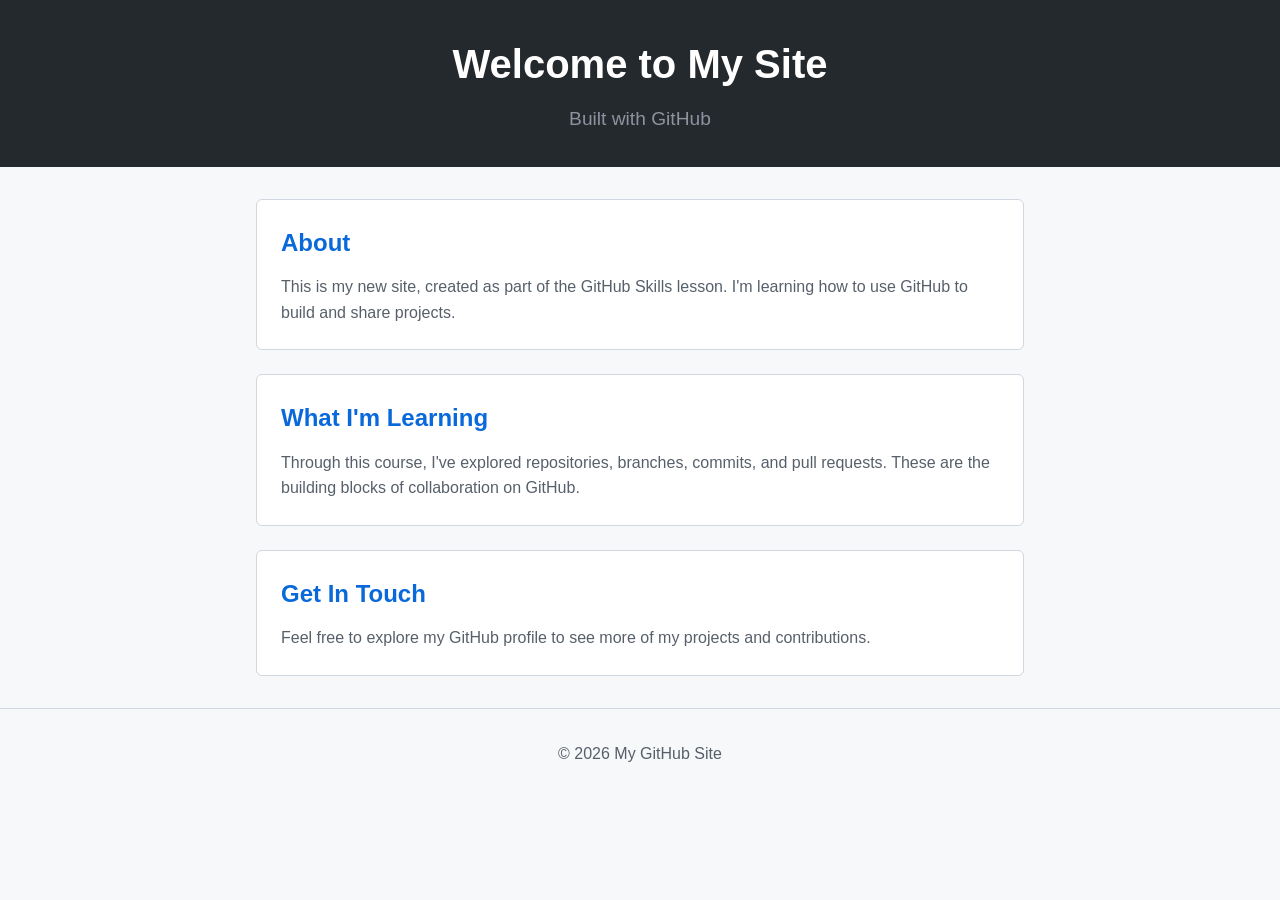
<file: index.html>
<!DOCTYPE html>
<html lang="en">
<head>
    <meta charset="UTF-8">
    <meta name="viewport" content="width=device-width, initial-scale=1.0">
    <title>My GitHub Site</title>
    <style>
        * {
            margin: 0;
            padding: 0;
            box-sizing: border-box;
        }

        body {
            font-family: -apple-system, BlinkMacSystemFont, "Segoe UI", Roboto, Helvetica, Arial, sans-serif;
            line-height: 1.6;
            color: #24292e;
            background-color: #f6f8fa;
        }

        header {
            background-color: #24292e;
            color: #ffffff;
            padding: 2rem 0;
            text-align: center;
        }

        header h1 {
            font-size: 2.5rem;
            margin-bottom: 0.5rem;
        }

        header p {
            font-size: 1.2rem;
            color: #8b949e;
        }

        main {
            max-width: 800px;
            margin: 2rem auto;
            padding: 0 1rem;
        }

        .card {
            background: #ffffff;
            border: 1px solid #d0d7de;
            border-radius: 6px;
            padding: 1.5rem;
            margin-bottom: 1.5rem;
        }

        .card h2 {
            margin-bottom: 0.75rem;
            color: #0969da;
        }

        .card p {
            color: #57606a;
        }

        footer {
            text-align: center;
            padding: 2rem;
            color: #57606a;
            border-top: 1px solid #d0d7de;
            margin-top: 2rem;
        }
    </style>
</head>
<body>
    <header>
        <h1>Welcome to My Site</h1>
        <p>Built with GitHub</p>
    </header>

    <main>
        <section class="card">
            <h2>About</h2>
            <p>This is my new site, created as part of the GitHub Skills lesson. I'm learning how to use GitHub to build and share projects.</p>
        </section>

        <section class="card">
            <h2>What I'm Learning</h2>
            <p>Through this course, I've explored repositories, branches, commits, and pull requests. These are the building blocks of collaboration on GitHub.</p>
        </section>

        <section class="card">
            <h2>Get In Touch</h2>
            <p>Feel free to explore my GitHub profile to see more of my projects and contributions.</p>
        </section>
    </main>

    <footer>
        <p>&copy; 2026 My GitHub Site</p>
    </footer>
</body>
</html>
</file>
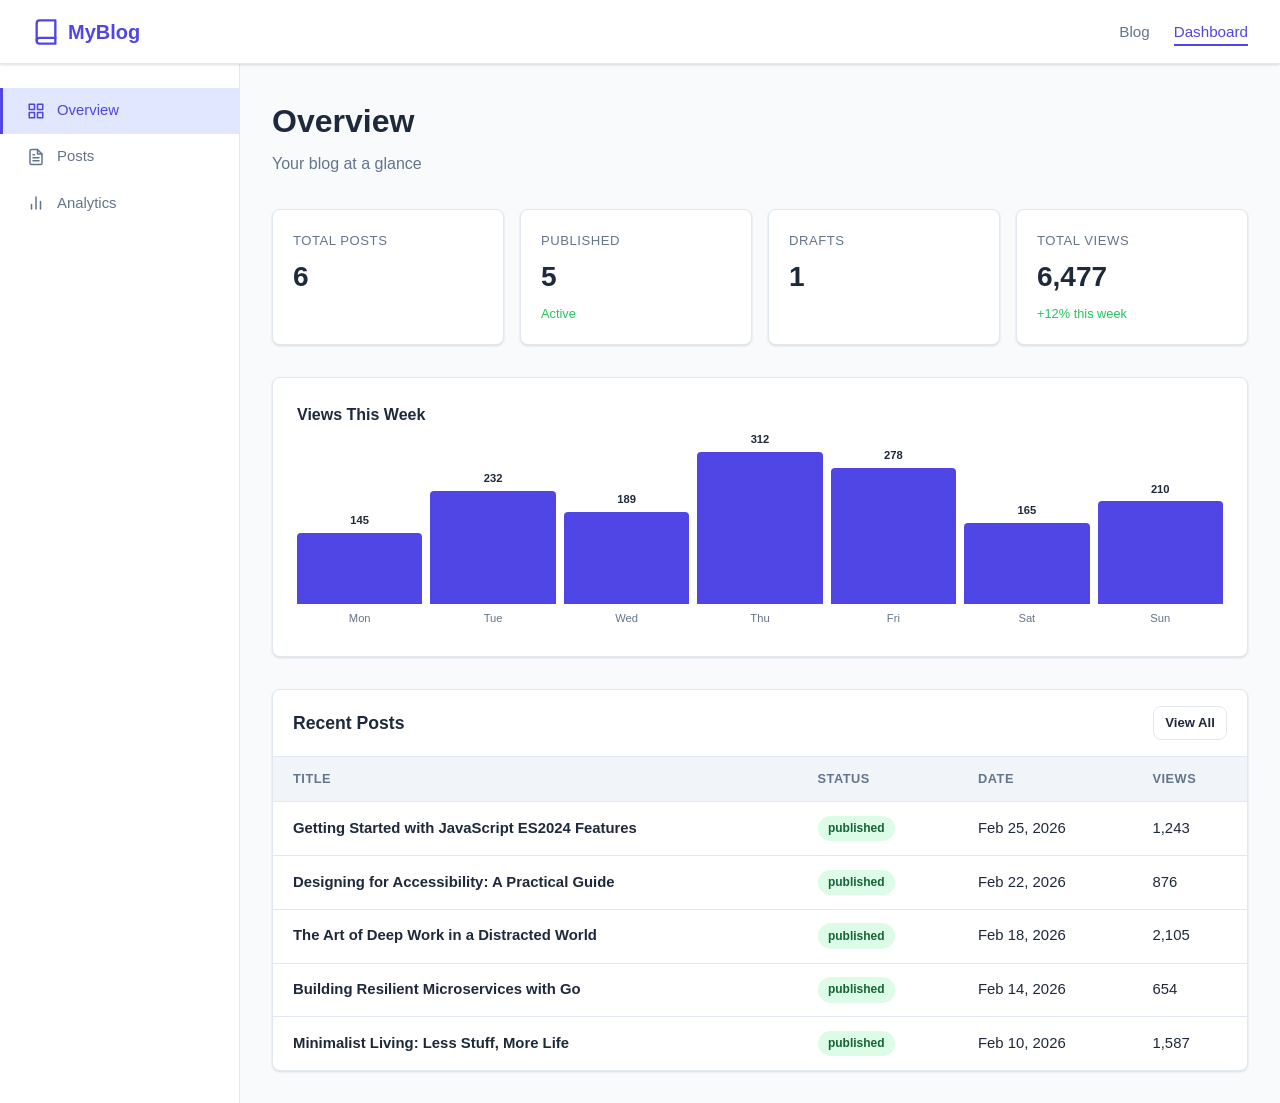
<file: dashboard.html>
<!DOCTYPE html>
<html lang="en">
<head>
  <meta charset="UTF-8">
  <meta name="viewport" content="width=device-width, initial-scale=1.0">
  <title>Dashboard - MyBlog</title>
  <link rel="stylesheet" href="css/style.css">
</head>
<body>
  <!-- Navigation -->
  <nav class="navbar">
    <a href="index.html" class="navbar__brand">
      <svg viewBox="0 0 24 24" fill="none" stroke="currentColor" stroke-width="2" stroke-linecap="round" stroke-linejoin="round">
        <path d="M4 19.5A2.5 2.5 0 0 1 6.5 17H20"/>
        <path d="M6.5 2H20v20H6.5A2.5 2.5 0 0 1 4 19.5v-15A2.5 2.5 0 0 1 6.5 2z"/>
      </svg>
      MyBlog
    </a>
    <ul class="navbar__links">
      <li><a href="index.html">Blog</a></li>
      <li><a href="dashboard.html" class="active">Dashboard</a></li>
    </ul>
  </nav>

  <!-- Dashboard Layout -->
  <div class="dashboard">
    <!-- Sidebar -->
    <aside class="sidebar">
      <ul class="sidebar__menu">
        <li class="sidebar__item">
          <a href="#" class="active" data-section="overview">
            <svg viewBox="0 0 24 24" fill="none" stroke="currentColor" stroke-width="2" stroke-linecap="round" stroke-linejoin="round">
              <rect x="3" y="3" width="7" height="7"/><rect x="14" y="3" width="7" height="7"/>
              <rect x="14" y="14" width="7" height="7"/><rect x="3" y="14" width="7" height="7"/>
            </svg>
            Overview
          </a>
        </li>
        <li class="sidebar__item">
          <a href="#" data-section="posts">
            <svg viewBox="0 0 24 24" fill="none" stroke="currentColor" stroke-width="2" stroke-linecap="round" stroke-linejoin="round">
              <path d="M14 2H6a2 2 0 0 0-2 2v16a2 2 0 0 0 2 2h12a2 2 0 0 0 2-2V8z"/>
              <polyline points="14 2 14 8 20 8"/><line x1="16" y1="13" x2="8" y2="13"/>
              <line x1="16" y1="17" x2="8" y2="17"/><polyline points="10 9 9 9 8 9"/>
            </svg>
            Posts
          </a>
        </li>
        <li class="sidebar__item">
          <a href="#" data-section="analytics">
            <svg viewBox="0 0 24 24" fill="none" stroke="currentColor" stroke-width="2" stroke-linecap="round" stroke-linejoin="round">
              <line x1="18" y1="20" x2="18" y2="10"/><line x1="12" y1="20" x2="12" y2="4"/>
              <line x1="6" y1="20" x2="6" y2="14"/>
            </svg>
            Analytics
          </a>
        </li>
      </ul>
    </aside>

    <!-- Main Content -->
    <div class="dashboard__main">
      <!-- Overview Section -->
      <section id="section-overview">
        <div class="page-header">
          <h1>Overview</h1>
          <p>Your blog at a glance</p>
        </div>

        <div class="stats-grid" id="stats-grid">
          <!-- Stats rendered by JS -->
        </div>

        <div class="chart-container">
          <h3>Views This Week</h3>
          <div class="chart-bars" id="chart-weekly">
            <!-- Chart bars rendered by JS -->
          </div>
          <div class="chart-labels" id="chart-labels"></div>
        </div>

        <div class="table-wrap">
          <div class="table-header">
            <h2>Recent Posts</h2>
            <a href="#" class="btn btn--outline btn--sm" data-section="posts">View All</a>
          </div>
          <table>
            <thead>
              <tr>
                <th>Title</th>
                <th>Status</th>
                <th>Date</th>
                <th>Views</th>
              </tr>
            </thead>
            <tbody id="recent-posts-table">
              <!-- Rendered by JS -->
            </tbody>
          </table>
        </div>
      </section>

      <!-- Posts Section -->
      <section id="section-posts" style="display:none;">
        <div class="page-header" style="display:flex;align-items:center;justify-content:space-between;">
          <div>
            <h1>All Posts</h1>
            <p>Manage your blog content</p>
          </div>
          <button class="btn btn--primary" id="btn-new-post">
            <svg viewBox="0 0 24 24" fill="none" stroke="currentColor" stroke-width="2" stroke-linecap="round" stroke-linejoin="round"><line x1="12" y1="5" x2="12" y2="19"/><line x1="5" y1="12" x2="19" y2="12"/></svg>
            New Post
          </button>
        </div>

        <div class="table-wrap">
          <table>
            <thead>
              <tr>
                <th>Title</th>
                <th>Category</th>
                <th>Status</th>
                <th>Date</th>
                <th>Views</th>
                <th>Actions</th>
              </tr>
            </thead>
            <tbody id="all-posts-table">
              <!-- Rendered by JS -->
            </tbody>
          </table>
        </div>
      </section>

      <!-- Analytics Section -->
      <section id="section-analytics" style="display:none;">
        <div class="page-header">
          <h1>Analytics</h1>
          <p>Track your blog performance</p>
        </div>

        <div class="stats-grid" id="analytics-stats">
          <!-- Stats rendered by JS -->
        </div>

        <div class="chart-container">
          <h3>Monthly Views</h3>
          <div class="chart-bars" id="chart-monthly">
            <!-- Chart bars rendered by JS -->
          </div>
          <div class="chart-labels" id="chart-monthly-labels"></div>
        </div>

        <div class="table-wrap">
          <div class="table-header">
            <h2>Top Posts by Views</h2>
          </div>
          <table>
            <thead>
              <tr>
                <th>#</th>
                <th>Title</th>
                <th>Category</th>
                <th>Views</th>
              </tr>
            </thead>
            <tbody id="top-posts-table">
              <!-- Rendered by JS -->
            </tbody>
          </table>
        </div>
      </section>
    </div>
  </div>

  <!-- Post Editor Modal -->
  <div class="modal-backdrop" id="post-modal">
    <div class="modal">
      <div class="modal__header">
        <h2 id="modal-title">New Post</h2>
        <button class="modal__close" id="modal-close">
          <svg width="20" height="20" viewBox="0 0 24 24" fill="none" stroke="currentColor" stroke-width="2" stroke-linecap="round" stroke-linejoin="round"><line x1="18" y1="6" x2="6" y2="18"/><line x1="6" y1="6" x2="18" y2="18"/></svg>
        </button>
      </div>
      <div class="modal__body">
        <form id="post-form">
          <input type="hidden" id="post-id">
          <div class="form-group">
            <label for="post-title">Title</label>
            <input type="text" id="post-title" placeholder="Enter post title" required>
          </div>
          <div class="form-group">
            <label for="post-category">Category</label>
            <select id="post-category">
              <option value="Technology">Technology</option>
              <option value="Design">Design</option>
              <option value="Productivity">Productivity</option>
              <option value="Lifestyle">Lifestyle</option>
              <option value="Business">Business</option>
            </select>
          </div>
          <div class="form-group">
            <label for="post-excerpt">Excerpt</label>
            <input type="text" id="post-excerpt" placeholder="Short description of the post">
          </div>
          <div class="form-group">
            <label for="post-content">Content</label>
            <textarea id="post-content" placeholder="Write your post content here..."></textarea>
          </div>
          <div class="form-group">
            <label for="post-status">Status</label>
            <select id="post-status">
              <option value="published">Published</option>
              <option value="draft">Draft</option>
            </select>
          </div>
        </form>
      </div>
      <div class="modal__footer">
        <button class="btn btn--outline" id="modal-cancel">Cancel</button>
        <button class="btn btn--primary" id="modal-save">Save Post</button>
      </div>
    </div>
  </div>

  <!-- Delete Confirmation Modal -->
  <div class="modal-backdrop" id="delete-modal">
    <div class="modal" style="max-width:420px;">
      <div class="modal__header">
        <h2>Delete Post</h2>
        <button class="modal__close" id="delete-modal-close">
          <svg width="20" height="20" viewBox="0 0 24 24" fill="none" stroke="currentColor" stroke-width="2" stroke-linecap="round" stroke-linejoin="round"><line x1="18" y1="6" x2="6" y2="18"/><line x1="6" y1="6" x2="18" y2="18"/></svg>
        </button>
      </div>
      <div class="modal__body">
        <p>Are you sure you want to delete "<strong id="delete-post-title"></strong>"? This action cannot be undone.</p>
      </div>
      <div class="modal__footer">
        <button class="btn btn--outline" id="delete-cancel">Cancel</button>
        <button class="btn btn--primary" style="background:var(--danger);" id="delete-confirm">Delete</button>
      </div>
    </div>
  </div>

  <div class="toast-container" id="toast-container"></div>

  <script src="js/data.js"></script>
  <script src="js/dashboard.js"></script>
</body>
</html>
</file>
<file: css/style.css>
/* ===== Reset & Variables ===== */
*,
*::before,
*::after {
  margin: 0;
  padding: 0;
  box-sizing: border-box;
}

:root {
  --primary: #4f46e5;
  --primary-dark: #4338ca;
  --primary-light: #e0e7ff;
  --accent: #06b6d4;
  --bg: #f8fafc;
  --surface: #ffffff;
  --surface-alt: #f1f5f9;
  --text: #1e293b;
  --text-muted: #64748b;
  --border: #e2e8f0;
  --danger: #ef4444;
  --danger-dark: #dc2626;
  --success: #22c55e;
  --warning: #f59e0b;
  --radius: 8px;
  --shadow: 0 1px 3px rgba(0, 0, 0, 0.08), 0 1px 2px rgba(0, 0, 0, 0.06);
  --shadow-md: 0 4px 6px rgba(0, 0, 0, 0.07), 0 2px 4px rgba(0, 0, 0, 0.06);
  --shadow-lg: 0 10px 15px rgba(0, 0, 0, 0.1), 0 4px 6px rgba(0, 0, 0, 0.05);
  --transition: 0.2s ease;
}

html {
  font-size: 16px;
  scroll-behavior: smooth;
}

body {
  font-family: -apple-system, BlinkMacSystemFont, "Segoe UI", Roboto, "Helvetica Neue", Arial, sans-serif;
  background: var(--bg);
  color: var(--text);
  line-height: 1.6;
  min-height: 100vh;
}

a {
  color: var(--primary);
  text-decoration: none;
  transition: color var(--transition);
}

a:hover {
  color: var(--primary-dark);
}

img {
  max-width: 100%;
  display: block;
}

/* ===== Navigation ===== */
.navbar {
  background: var(--surface);
  border-bottom: 1px solid var(--border);
  padding: 0 2rem;
  height: 64px;
  display: flex;
  align-items: center;
  justify-content: space-between;
  position: sticky;
  top: 0;
  z-index: 100;
  box-shadow: var(--shadow);
}

.navbar__brand {
  font-size: 1.25rem;
  font-weight: 700;
  color: var(--primary);
  display: flex;
  align-items: center;
  gap: 0.5rem;
}

.navbar__brand svg {
  width: 28px;
  height: 28px;
}

.navbar__links {
  display: flex;
  align-items: center;
  gap: 1.5rem;
  list-style: none;
}

.navbar__links a {
  color: var(--text-muted);
  font-weight: 500;
  font-size: 0.95rem;
  padding: 0.25rem 0;
  border-bottom: 2px solid transparent;
  transition: all var(--transition);
}

.navbar__links a:hover,
.navbar__links a.active {
  color: var(--primary);
  border-bottom-color: var(--primary);
}

/* ===== Layout ===== */
.container {
  max-width: 1100px;
  margin: 0 auto;
  padding: 2rem;
}

.page-header {
  margin-bottom: 2rem;
}

.page-header h1 {
  font-size: 2rem;
  font-weight: 800;
  color: var(--text);
}

.page-header p {
  color: var(--text-muted);
  margin-top: 0.25rem;
}

/* ===== Cards ===== */
.card {
  background: var(--surface);
  border: 1px solid var(--border);
  border-radius: var(--radius);
  box-shadow: var(--shadow);
  transition: box-shadow var(--transition), transform var(--transition);
}

.card:hover {
  box-shadow: var(--shadow-md);
}

.card__img {
  width: 100%;
  height: 200px;
  object-fit: cover;
  border-radius: var(--radius) var(--radius) 0 0;
  background: var(--surface-alt);
}

.card__body {
  padding: 1.25rem;
}

.card__tag {
  display: inline-block;
  background: var(--primary-light);
  color: var(--primary);
  font-size: 0.75rem;
  font-weight: 600;
  padding: 0.2rem 0.6rem;
  border-radius: 9999px;
  text-transform: uppercase;
  letter-spacing: 0.03em;
}

.card__title {
  font-size: 1.2rem;
  font-weight: 700;
  margin: 0.75rem 0 0.5rem;
  line-height: 1.3;
}

.card__excerpt {
  color: var(--text-muted);
  font-size: 0.93rem;
  line-height: 1.55;
  margin-bottom: 1rem;
}

.card__meta {
  display: flex;
  align-items: center;
  justify-content: space-between;
  font-size: 0.82rem;
  color: var(--text-muted);
}

.card__author {
  display: flex;
  align-items: center;
  gap: 0.5rem;
}

.card__avatar {
  width: 28px;
  height: 28px;
  border-radius: 50%;
  background: var(--primary-light);
  display: flex;
  align-items: center;
  justify-content: center;
  font-weight: 700;
  font-size: 0.75rem;
  color: var(--primary);
}

/* ===== Blog Grid ===== */
.blog-grid {
  display: grid;
  grid-template-columns: repeat(auto-fill, minmax(320px, 1fr));
  gap: 1.5rem;
}

/* ===== Blog Post Detail ===== */
.post-detail {
  max-width: 760px;
  margin: 0 auto;
}

.post-detail__back {
  display: inline-flex;
  align-items: center;
  gap: 0.35rem;
  color: var(--text-muted);
  font-size: 0.9rem;
  margin-bottom: 1.5rem;
}

.post-detail__back:hover {
  color: var(--primary);
}

.post-detail__header {
  margin-bottom: 2rem;
}

.post-detail__header h1 {
  font-size: 2.25rem;
  font-weight: 800;
  line-height: 1.2;
  margin-bottom: 1rem;
}

.post-detail__meta {
  display: flex;
  align-items: center;
  gap: 1rem;
  color: var(--text-muted);
  font-size: 0.9rem;
}

.post-detail__content {
  font-size: 1.05rem;
  line-height: 1.8;
  color: var(--text);
}

.post-detail__content p {
  margin-bottom: 1.25rem;
}

.post-detail__content h2 {
  font-size: 1.5rem;
  font-weight: 700;
  margin: 2rem 0 0.75rem;
}

.post-detail__content h3 {
  font-size: 1.2rem;
  font-weight: 600;
  margin: 1.5rem 0 0.5rem;
}

.post-detail__content ul,
.post-detail__content ol {
  margin: 0.75rem 0 1.25rem 1.5rem;
}

.post-detail__content li {
  margin-bottom: 0.35rem;
}

.post-detail__content blockquote {
  border-left: 4px solid var(--primary);
  padding: 0.75rem 1.25rem;
  margin: 1.25rem 0;
  background: var(--surface-alt);
  border-radius: 0 var(--radius) var(--radius) 0;
  color: var(--text-muted);
  font-style: italic;
}

.post-detail__content code {
  background: var(--surface-alt);
  padding: 0.15rem 0.4rem;
  border-radius: 4px;
  font-size: 0.9em;
}

.post-detail__content pre {
  background: #1e293b;
  color: #e2e8f0;
  padding: 1.25rem;
  border-radius: var(--radius);
  overflow-x: auto;
  margin: 1.25rem 0;
}

.post-detail__content pre code {
  background: none;
  padding: 0;
  color: inherit;
}

/* ===== Dashboard Layout ===== */
.dashboard {
  display: grid;
  grid-template-columns: 240px 1fr;
  min-height: calc(100vh - 64px);
}

.sidebar {
  background: var(--surface);
  border-right: 1px solid var(--border);
  padding: 1.5rem 0;
}

.sidebar__menu {
  list-style: none;
}

.sidebar__item a {
  display: flex;
  align-items: center;
  gap: 0.75rem;
  padding: 0.7rem 1.5rem;
  color: var(--text-muted);
  font-size: 0.93rem;
  font-weight: 500;
  transition: all var(--transition);
  border-left: 3px solid transparent;
}

.sidebar__item a:hover,
.sidebar__item a.active {
  color: var(--primary);
  background: var(--primary-light);
  border-left-color: var(--primary);
}

.sidebar__item svg {
  width: 18px;
  height: 18px;
  flex-shrink: 0;
}

.dashboard__main {
  padding: 2rem;
  overflow-y: auto;
}

/* ===== Stats Cards ===== */
.stats-grid {
  display: grid;
  grid-template-columns: repeat(auto-fit, minmax(200px, 1fr));
  gap: 1rem;
  margin-bottom: 2rem;
}

.stat-card {
  background: var(--surface);
  border: 1px solid var(--border);
  border-radius: var(--radius);
  padding: 1.25rem;
  box-shadow: var(--shadow);
}

.stat-card__label {
  font-size: 0.82rem;
  color: var(--text-muted);
  font-weight: 500;
  text-transform: uppercase;
  letter-spacing: 0.04em;
}

.stat-card__value {
  font-size: 1.75rem;
  font-weight: 800;
  color: var(--text);
  margin-top: 0.25rem;
}

.stat-card__change {
  font-size: 0.8rem;
  margin-top: 0.25rem;
}

.stat-card__change--up {
  color: var(--success);
}

.stat-card__change--down {
  color: var(--danger);
}

/* ===== Table ===== */
.table-wrap {
  background: var(--surface);
  border: 1px solid var(--border);
  border-radius: var(--radius);
  box-shadow: var(--shadow);
  overflow: hidden;
}

.table-header {
  display: flex;
  align-items: center;
  justify-content: space-between;
  padding: 1rem 1.25rem;
  border-bottom: 1px solid var(--border);
}

.table-header h2 {
  font-size: 1.1rem;
  font-weight: 700;
}

table {
  width: 100%;
  border-collapse: collapse;
}

thead th {
  text-align: left;
  padding: 0.75rem 1.25rem;
  font-size: 0.8rem;
  font-weight: 600;
  color: var(--text-muted);
  text-transform: uppercase;
  letter-spacing: 0.04em;
  background: var(--surface-alt);
  border-bottom: 1px solid var(--border);
}

tbody td {
  padding: 0.85rem 1.25rem;
  font-size: 0.93rem;
  border-bottom: 1px solid var(--border);
  vertical-align: middle;
}

tbody tr:last-child td {
  border-bottom: none;
}

tbody tr:hover {
  background: var(--surface-alt);
}

/* ===== Badges ===== */
.badge {
  display: inline-block;
  padding: 0.2rem 0.65rem;
  border-radius: 9999px;
  font-size: 0.75rem;
  font-weight: 600;
}

.badge--published {
  background: #dcfce7;
  color: #166534;
}

.badge--draft {
  background: #fef3c7;
  color: #92400e;
}

/* ===== Buttons ===== */
.btn {
  display: inline-flex;
  align-items: center;
  gap: 0.4rem;
  padding: 0.55rem 1.1rem;
  border: none;
  border-radius: var(--radius);
  font-size: 0.9rem;
  font-weight: 600;
  cursor: pointer;
  transition: all var(--transition);
  font-family: inherit;
}

.btn--primary {
  background: var(--primary);
  color: #fff;
}

.btn--primary:hover {
  background: var(--primary-dark);
}

.btn--outline {
  background: transparent;
  border: 1px solid var(--border);
  color: var(--text);
}

.btn--outline:hover {
  background: var(--surface-alt);
}

.btn--danger {
  background: transparent;
  border: 1px solid transparent;
  color: var(--danger);
}

.btn--danger:hover {
  background: #fef2f2;
}

.btn--sm {
  padding: 0.35rem 0.7rem;
  font-size: 0.82rem;
}

.btn svg {
  width: 16px;
  height: 16px;
}

/* ===== Modal ===== */
.modal-backdrop {
  position: fixed;
  inset: 0;
  background: rgba(15, 23, 42, 0.5);
  display: flex;
  align-items: center;
  justify-content: center;
  z-index: 200;
  opacity: 0;
  visibility: hidden;
  transition: all var(--transition);
}

.modal-backdrop.open {
  opacity: 1;
  visibility: visible;
}

.modal {
  background: var(--surface);
  border-radius: var(--radius);
  box-shadow: var(--shadow-lg);
  width: 90%;
  max-width: 600px;
  max-height: 90vh;
  overflow-y: auto;
  transform: translateY(10px);
  transition: transform var(--transition);
}

.modal-backdrop.open .modal {
  transform: translateY(0);
}

.modal__header {
  display: flex;
  align-items: center;
  justify-content: space-between;
  padding: 1.25rem 1.5rem;
  border-bottom: 1px solid var(--border);
}

.modal__header h2 {
  font-size: 1.15rem;
  font-weight: 700;
}

.modal__close {
  background: none;
  border: none;
  cursor: pointer;
  color: var(--text-muted);
  padding: 0.25rem;
  display: flex;
}

.modal__close:hover {
  color: var(--text);
}

.modal__body {
  padding: 1.5rem;
}

.modal__footer {
  display: flex;
  justify-content: flex-end;
  gap: 0.75rem;
  padding: 1rem 1.5rem;
  border-top: 1px solid var(--border);
}

/* ===== Form ===== */
.form-group {
  margin-bottom: 1.25rem;
}

.form-group label {
  display: block;
  font-size: 0.88rem;
  font-weight: 600;
  color: var(--text);
  margin-bottom: 0.35rem;
}

.form-group input,
.form-group textarea,
.form-group select {
  width: 100%;
  padding: 0.6rem 0.85rem;
  border: 1px solid var(--border);
  border-radius: var(--radius);
  font-size: 0.93rem;
  font-family: inherit;
  color: var(--text);
  background: var(--surface);
  transition: border-color var(--transition);
}

.form-group input:focus,
.form-group textarea:focus,
.form-group select:focus {
  outline: none;
  border-color: var(--primary);
  box-shadow: 0 0 0 3px rgba(79, 70, 229, 0.1);
}

.form-group textarea {
  min-height: 180px;
  resize: vertical;
}

/* ===== Chart placeholder ===== */
.chart-container {
  background: var(--surface);
  border: 1px solid var(--border);
  border-radius: var(--radius);
  padding: 1.5rem;
  box-shadow: var(--shadow);
  margin-bottom: 2rem;
}

.chart-container h3 {
  font-size: 1rem;
  font-weight: 700;
  margin-bottom: 1rem;
}

.chart-bars {
  display: flex;
  align-items: flex-end;
  gap: 0.5rem;
  height: 160px;
  padding-top: 0.5rem;
}

.chart-bar {
  flex: 1;
  border-radius: 4px 4px 0 0;
  background: var(--primary);
  position: relative;
  transition: background var(--transition);
  min-width: 0;
}

.chart-bar:hover {
  background: var(--primary-dark);
}

.chart-bar__label {
  position: absolute;
  bottom: -1.5rem;
  left: 50%;
  transform: translateX(-50%);
  font-size: 0.7rem;
  color: var(--text-muted);
  white-space: nowrap;
}

.chart-bar__value {
  position: absolute;
  top: -1.3rem;
  left: 50%;
  transform: translateX(-50%);
  font-size: 0.7rem;
  font-weight: 600;
  color: var(--text);
}

.chart-labels {
  display: flex;
  gap: 0.5rem;
  margin-top: 1.75rem;
  justify-content: space-between;
}

/* ===== Empty State ===== */
.empty-state {
  text-align: center;
  padding: 3rem 1rem;
  color: var(--text-muted);
}

.empty-state svg {
  width: 48px;
  height: 48px;
  margin: 0 auto 1rem;
  opacity: 0.5;
}

.empty-state h3 {
  font-size: 1.1rem;
  font-weight: 600;
  color: var(--text);
  margin-bottom: 0.25rem;
}

/* ===== Toast ===== */
.toast-container {
  position: fixed;
  bottom: 1.5rem;
  right: 1.5rem;
  z-index: 300;
  display: flex;
  flex-direction: column;
  gap: 0.5rem;
}

.toast {
  background: var(--text);
  color: #fff;
  padding: 0.75rem 1.25rem;
  border-radius: var(--radius);
  font-size: 0.9rem;
  box-shadow: var(--shadow-lg);
  animation: slideIn 0.3s ease;
}

@keyframes slideIn {
  from {
    opacity: 0;
    transform: translateY(10px);
  }
  to {
    opacity: 1;
    transform: translateY(0);
  }
}

/* ===== Responsive ===== */
@media (max-width: 768px) {
  .navbar {
    padding: 0 1rem;
  }

  .container {
    padding: 1.25rem;
  }

  .blog-grid {
    grid-template-columns: 1fr;
  }

  .dashboard {
    grid-template-columns: 1fr;
  }

  .sidebar {
    border-right: none;
    border-bottom: 1px solid var(--border);
    padding: 0.5rem 0;
  }

  .sidebar__menu {
    display: flex;
    overflow-x: auto;
    gap: 0;
  }

  .sidebar__item a {
    border-left: none;
    border-bottom: 3px solid transparent;
    white-space: nowrap;
    padding: 0.6rem 1rem;
  }

  .sidebar__item a.active {
    border-left-color: transparent;
    border-bottom-color: var(--primary);
  }

  .stats-grid {
    grid-template-columns: 1fr 1fr;
  }

  .post-detail__header h1 {
    font-size: 1.75rem;
  }

  .table-wrap {
    overflow-x: auto;
  }

  table {
    min-width: 600px;
  }
}
</file>
